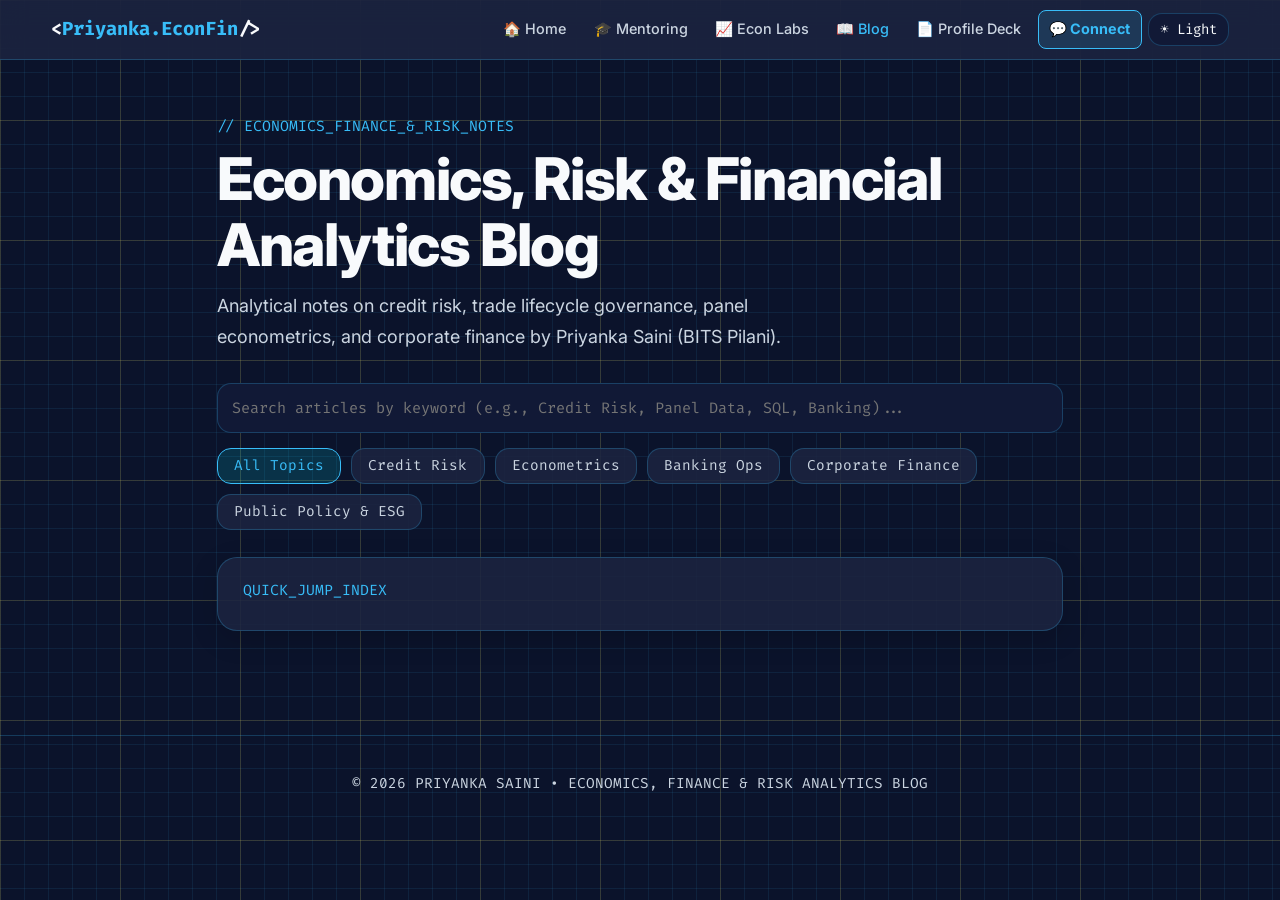
<file: blog.html>
<!DOCTYPE html>
<html lang="en">
<head>
  <meta charset="UTF-8" />
  <meta name="viewport" content="width=device-width, initial-scale=1.0" />
  <title>Economics, Credit Risk & Financial Analytics Blog | Priyanka Saini</title>
  <link rel="icon" type="image/svg+xml" href="assets/img/logo.svg" />
  <meta name="description" content="Articles and research notes on Credit Risk, Banking Operations, Applied Econometrics, Corporate Finance, and Public Policy by Priyanka Saini (BITS Pilani)." />
  <link href="https://fonts.googleapis.com/css2?family=Fira+Code:wght@400;500;600&family=Inter:wght@400;500;600;700;800&display=swap" rel="stylesheet">
  <link rel="stylesheet" href="assets/css/style.css" />
</head>
<body>
  <canvas id="neural-canvas"></canvas>
  <div id="toast"></div>

  <nav>
    <a href="index.html" class="logo">&lt;<span>Priyanka.EconFin</span>/&gt;</a>
    <button class="mobile-menu-btn" onclick="toggleMobileNav()" aria-label="Toggle Menu">☰</button>
    <div class="nav-links">
      <a href="index.html">🏠 Home</a>
      <a href="tutoring.html">🎓 Mentoring</a>
      <a href="labs.html">📈 Econ Labs</a>
      <a href="blog.html" style="color:var(--accent);">📖 Blog</a>
      <a href="capabilities.html">📄 Profile Deck</a>
      <a href="index.html#contact" class="nav-cta">💬 Connect</a>
      <button type="button" id="themeToggle" class="theme-btn" onclick="toggleTheme()">☀️ Light</button>
    </div>
  </nav>

  <main class="container" style="padding-top:3rem; padding-bottom:4rem; max-width:900px;">
    <span class="section-tag">// ECONOMICS_FINANCE_&_RISK_NOTES</span>
    <h1>Economics, Risk & Financial Analytics Blog</h1>
    <p class="hero-desc">Analytical notes on credit risk, trade lifecycle governance, panel econometrics, and corporate finance by Priyanka Saini (BITS Pilani).</p>

    <input type="text" id="blogSearch" class="pg-input" placeholder="Search articles by keyword (e.g., Credit Risk, Panel Data, SQL, Banking)..." oninput="renderBlogArchive(window.curTopic || 'all', this.value)" />

    <div class="filter-bar">
      <button class="filter-btn active" onclick="window.curTopic='all'; setActive(this); renderBlogArchive('all', document.getElementById('blogSearch').value)">All Topics</button>
      <button class="filter-btn" onclick="window.curTopic='risk'; setActive(this); renderBlogArchive('risk', document.getElementById('blogSearch').value)">Credit Risk</button>
      <button class="filter-btn" onclick="window.curTopic='econometrics'; setActive(this); renderBlogArchive('econometrics', document.getElementById('blogSearch').value)">Econometrics</button>
      <button class="filter-btn" onclick="window.curTopic='banking'; setActive(this); renderBlogArchive('banking', document.getElementById('blogSearch').value)">Banking Ops</button>
      <button class="filter-btn" onclick="window.curTopic='finance'; setActive(this); renderBlogArchive('finance', document.getElementById('blogSearch').value)">Corporate Finance</button>
      <button class="filter-btn" onclick="window.curTopic='policy'; setActive(this); renderBlogArchive('policy', document.getElementById('blogSearch').value)">Public Policy & ESG</button>
    </div>

    <div class="card" style="margin-bottom:1.75rem; padding:1.1rem 1.4rem;">
      <span class="section-tag" style="margin-bottom:0.4rem;">QUICK_JUMP_INDEX</span>
      <div id="blog-toc"></div>
    </div>

    <div id="all-blogs-list"></div>
  </main>

  <footer>© 2026 PRIYANKA SAINI • ECONOMICS, FINANCE & RISK ANALYTICS BLOG</footer>
  <div id="shapeTooltip"></div>
  <script src="assets/js/app.js"></script>
</body>
</html>
</file>
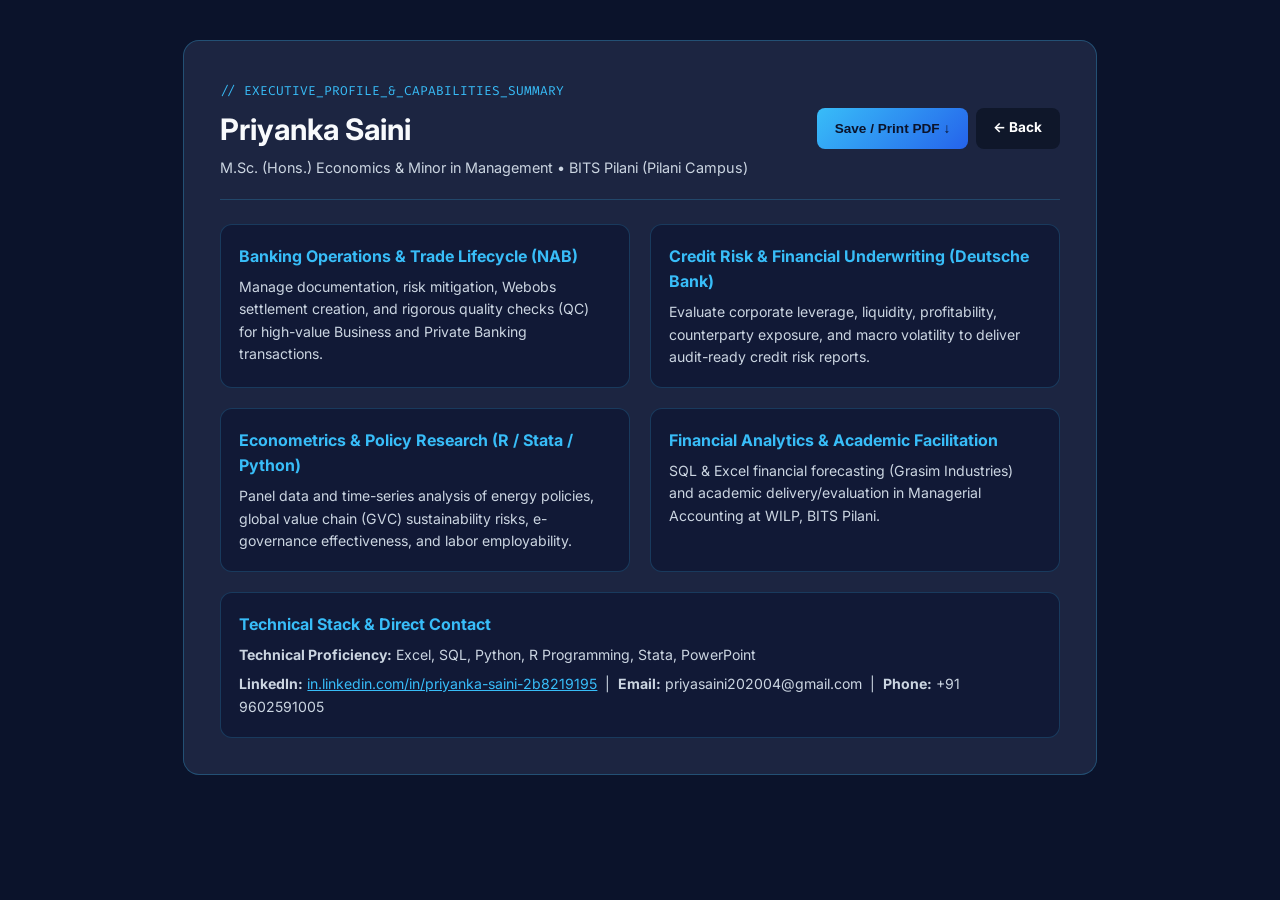
<file: capabilities.html>
<!DOCTYPE html>
<html lang="en">
<head>
  <meta charset="UTF-8" />
  <meta name="viewport" content="width=device-width, initial-scale=1.0" />
  <title>Priyanka Saini — Executive Profile & Capabilities Summary</title>
  <link rel="icon" type="image/svg+xml" href="assets/img/logo.svg" />
  <meta name="description" content="1-Page Executive Profile Summary for Priyanka Saini — M.Sc. (Hons.) Economics & Minor in Management (BITS Pilani), Advisor at National Australia Bank, WILP Learning Facilitator." />
  <link href="https://fonts.googleapis.com/css2?family=Fira+Code:wght@400;600&family=Inter:wght@400;600;700;800&display=swap" rel="stylesheet">
  <style>
    body { font-family: 'Inter', sans-serif; background: #0b132b; color: #f8fafc; padding: 2rem; line-height: 1.6; }
    .sheet { max-width: 840px; margin: 0 auto; background: #1c2541; border: 1px solid rgba(56,189,248,0.28); border-radius: 16px; padding: 2.25rem; }
    .top { display: flex; justify-content: space-between; align-items: center; flex-wrap: wrap; gap: 1rem; border-bottom: 1px solid rgba(56,189,248,0.22); padding-bottom: 1.25rem; margin-bottom: 1.5rem; }
    h1 { font-size: 1.85rem; margin: 0.2rem 0; }
    .tag { font-family: 'Fira Code', monospace; color: #38bdf8; font-size: 0.8rem; }
    .grid { display: grid; grid-template-columns: 1fr 1fr; gap: 1.25rem; margin: 1.25rem 0; }
    .box { background: #111936; border: 1px solid rgba(56,189,248,0.2); border-radius: 12px; padding: 1.15rem; }
    .box h3 { color: #38bdf8; font-size: 1rem; margin-bottom: 0.4rem; margin-top: 0; }
    .box p { color: #cbd5e1; font-size: 0.88rem; margin: 0; }
    .btn { background: linear-gradient(135deg, #38bdf8, #2563eb); color: #0b132b; border: none; padding: 0.6rem 1.1rem; border-radius: 8px; font-weight: 700; cursor: pointer; text-decoration: none; font-size: 0.85rem; }
    @media print { body { background: #fff; color: #000; padding: 0; } .sheet { background: #fff; border: none; color: #000; } .box { background: #f8fafc; border: 1px solid #cbd5e1; } .box p { color: #1e293b; } .no-print { display: none; } }
    @media (max-width: 700px) { .grid { grid-template-columns: 1fr; } }
  </style>
</head>
<body>
  <div class="sheet">
    <div class="top">
      <div>
        <span class="tag">// EXECUTIVE_PROFILE_&_CAPABILITIES_SUMMARY</span>
        <h1>Priyanka Saini</h1>
        <p style="color:#cbd5e1; font-size:0.9rem; margin:0;">M.Sc. (Hons.) Economics & Minor in Management • BITS Pilani (Pilani Campus)</p>
      </div>
      <div class="no-print" style="display:flex; gap:0.5rem;">
        <button class="btn" onclick="window.print()">Save / Print PDF ↓</button>
        <a href="index.html" class="btn" style="background:#0f172a; color:#fff;">← Back</a>
      </div>
    </div>

    <div class="grid">
      <div class="box">
        <h3>Banking Operations & Trade Lifecycle (NAB)</h3>
        <p>Manage documentation, risk mitigation, Webobs settlement creation, and rigorous quality checks (QC) for high-value Business and Private Banking transactions.</p>
      </div>
      <div class="box">
        <h3>Credit Risk & Financial Underwriting (Deutsche Bank)</h3>
        <p>Evaluate corporate leverage, liquidity, profitability, counterparty exposure, and macro volatility to deliver audit-ready credit risk reports.</p>
      </div>
      <div class="box">
        <h3>Econometrics & Policy Research (R / Stata / Python)</h3>
        <p>Panel data and time-series analysis of energy policies, global value chain (GVC) sustainability risks, e-governance effectiveness, and labor employability.</p>
      </div>
      <div class="box">
        <h3>Financial Analytics & Academic Facilitation</h3>
        <p>SQL & Excel financial forecasting (Grasim Industries) and academic delivery/evaluation in Managerial Accounting at WILP, BITS Pilani.</p>
      </div>
    </div>

    <div class="box" style="margin-top:1rem;">
      <h3>Technical Stack & Direct Contact</h3>
      <p style="margin-bottom:0.45rem;"><strong>Technical Proficiency:</strong> Excel, SQL, Python, R Programming, Stata, PowerPoint</p>
      <p>
        <strong>LinkedIn:</strong> <a href="https://in.linkedin.com/in/priyanka-saini-2b8219195" target="_blank" rel="noopener" style="color:#38bdf8;">in.linkedin.com/in/priyanka-saini-2b8219195</a> &nbsp;|&nbsp;
        <strong>Email:</strong> priyasaini202004@gmail.com &nbsp;|&nbsp;
        <strong>Phone:</strong> +91 9602591005
      </p>
    </div>
  </div>
</body>
</html>
</file>
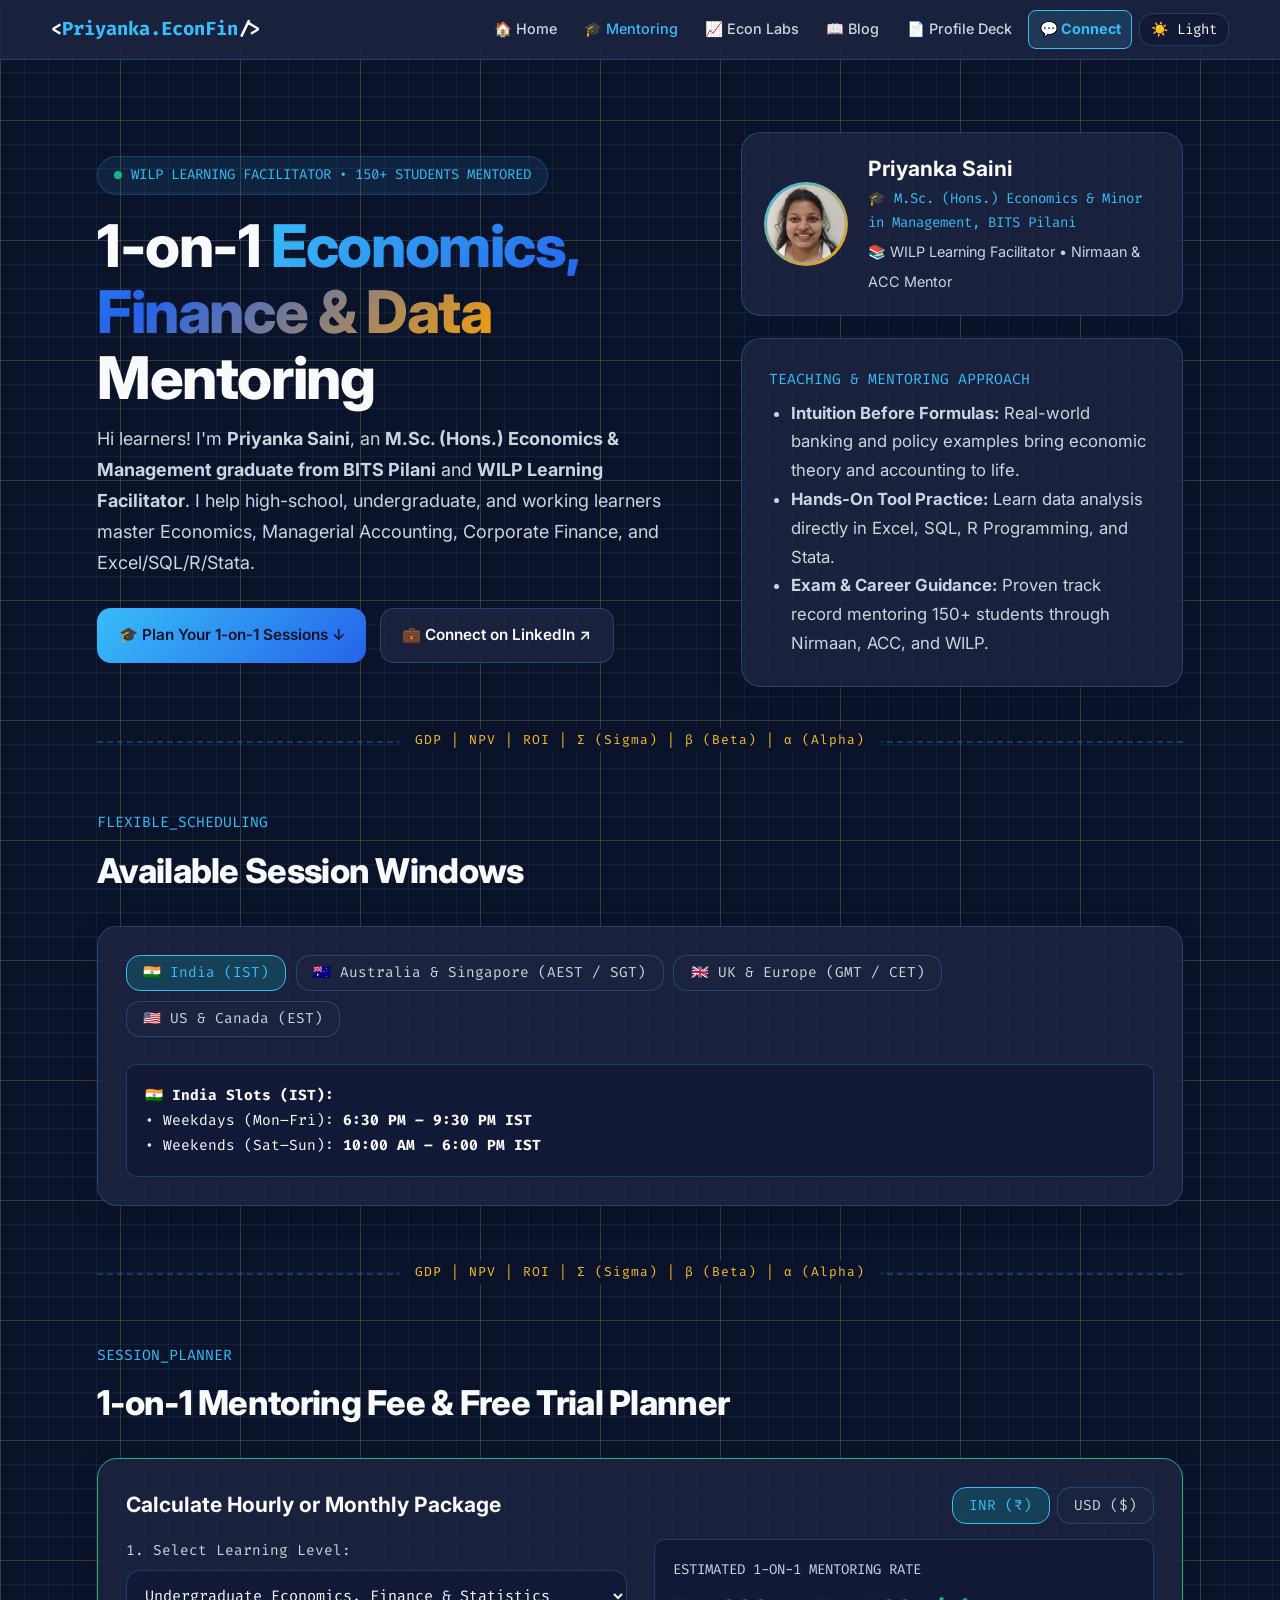
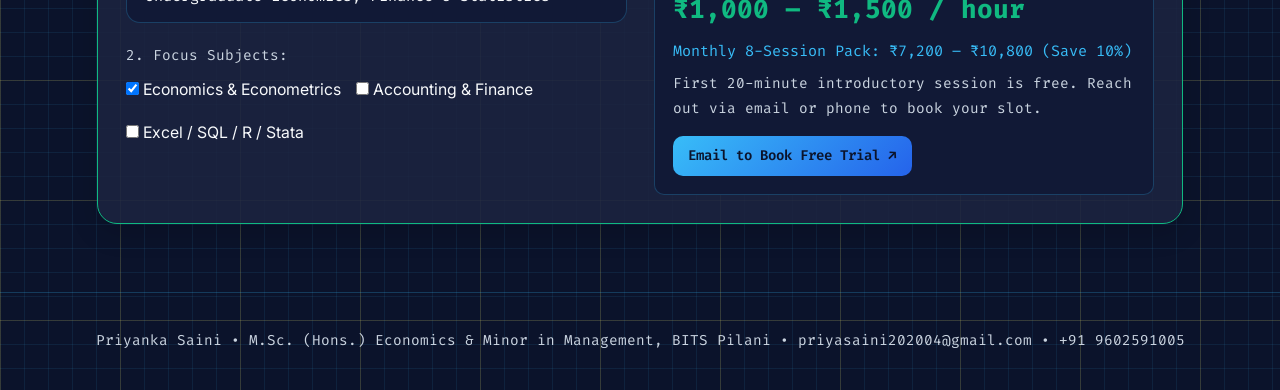
<file: tutoring.html>
<!DOCTYPE html>
<html lang="en" data-theme="dark">
<head>
  <meta charset="UTF-8" />
  <meta name="viewport" content="width=device-width, initial-scale=1.0" />
  <title>1-on-1 Economics, Accounting & Data Tools Mentoring | Priyanka Saini (BITS Pilani)</title>
  <link rel="icon" type="image/svg+xml" href="assets/img/logo.svg" />
  <link href="https://fonts.googleapis.com/css2?family=Fira+Code:wght@400;600;700&family=Inter:wght@400;600;800&display=swap" rel="stylesheet" />
  <link rel="stylesheet" href="assets/css/style.css" />
</head>
<body>
  <canvas id="neural-canvas"></canvas>
  <div id="toast"></div>

  <nav>
    <a href="index.html" class="logo">&lt;<span>Priyanka.EconFin</span>/&gt;</a>
    <button class="mobile-menu-btn" onclick="toggleMobileNav()" aria-label="Toggle Menu">☰</button>
    <div class="nav-links">
      <a href="index.html">🏠 Home</a>
      <a href="tutoring.html" style="color:var(--accent);">🎓 Mentoring</a>
      <a href="labs.html">📈 Econ Labs</a>
      <a href="blog.html">📖 Blog</a>
      <a href="capabilities.html">📄 Profile Deck</a>
      <a href="index.html#contact" class="nav-cta">💬 Connect</a>
      <button type="button" id="themeToggle" class="theme-btn" onclick="toggleTheme()">☀️ Light</button>
    </div>
  </nav>

  <div class="container">
    <header>
      <div>
        <div class="status-pill"><span class="pulse-dot"></span><span>WILP LEARNING FACILITATOR • 150+ STUDENTS MENTORED</span></div>
        <h1>1-on-1 <span class="gradient-text">Economics, Finance & Data</span> Mentoring</h1>
        <p class="hero-desc">
          Hi learners! I'm <strong>Priyanka Saini</strong>, an <strong>M.Sc. (Hons.) Economics & Management graduate from BITS Pilani</strong> and <strong>WILP Learning Facilitator</strong>. I help high-school, undergraduate, and working learners master Economics, Managerial Accounting, Corporate Finance, and Excel/SQL/R/Stata.
        </p>
        <div class="cta-group">
          <a href="#fee-planner" class="btn btn-primary">🎓 Plan Your 1-on-1 Sessions ↓</a>
          <a href="https://in.linkedin.com/in/priyanka-saini-2b8219195" target="_blank" rel="noopener" class="btn btn-glass">💼 Connect on LinkedIn ↗</a>
        </div>
      </div>

      <div class="hero-right">
        <div class="profile-showcase">
          <div class="avatar-ring"><img src="IMG_Priyanka_Saini.jpg" alt="Priyanka Saini — Economics & Finance Mentor" /></div>
          <div>
            <h3>Priyanka Saini</h3>
            <span class="uni-badge">🎓 M.Sc. (Hons.) Economics & Minor in Management, BITS Pilani</span>
            <span class="loc-text">📚 WILP Learning Facilitator • Nirmaan & ACC Mentor</span>
          </div>
        </div>
        <div class="card">
          <span class="section-tag">TEACHING & MENTORING APPROACH</span>
          <ul class="item-list" style="margin-top:0.35rem;">
            <li><strong>Intuition Before Formulas:</strong> Real-world banking and policy examples bring economic theory and accounting to life.</li>
            <li><strong>Hands-On Tool Practice:</strong> Learn data analysis directly in Excel, SQL, R Programming, and Stata.</li>
            <li><strong>Exam & Career Guidance:</strong> Proven track record mentoring 150+ students through Nirmaan, ACC, and WILP.</li>
          </ul>
        </div>
      </div>
    </header>

    <section id="timezones">
      <span class="section-tag">FLEXIBLE_SCHEDULING</span>
      <h2>Available Session Windows</h2>
      <div class="card">
        <div class="filter-bar">
          <button type="button" class="filter-btn active" onclick="showTutorTimezone('in', this)">🇮🇳 India (IST)</button>
          <button type="button" class="filter-btn" onclick="showTutorTimezone('apac', this)">🇦🇺 Australia & Singapore (AEST / SGT)</button>
          <button type="button" class="filter-btn" onclick="showTutorTimezone('uk', this)">🇬🇧 UK & Europe (GMT / CET)</button>
          <button type="button" class="filter-btn" onclick="showTutorTimezone('us', this)">🇺🇸 US & Canada (EST)</button>
        </div>
        <div id="tzDisplay" class="trace-box" style="margin:0;">
          <strong>🇮🇳 India Slots (IST):</strong><br/>
          • Weekdays (Mon–Fri): <strong>6:30 PM – 9:30 PM IST</strong><br/>
          • Weekends (Sat–Sun): <strong>10:00 AM – 6:00 PM IST</strong>
        </div>
      </div>
    </section>

    <section id="fee-planner">
      <span class="section-tag">SESSION_PLANNER</span>
      <h2>1-on-1 Mentoring Fee & Free Trial Planner</h2>
      <div class="card" style="border-color:var(--accent-green);">
        <div style="display:flex; justify-content:space-between; align-items:center; flex-wrap:wrap; gap:0.75rem; margin-bottom:0.85rem;">
          <h3 style="margin:0;">Calculate Hourly or Monthly Package</h3>
          <div style="display:flex; gap:0.4rem;">
            <button type="button" class="filter-btn active" id="tutInrBtn" onclick="setTutorCurrency('INR')">INR (₹)</button>
            <button type="button" class="filter-btn" id="tutUsdBtn" onclick="setTutorCurrency('USD')">USD ($)</button>
          </div>
        </div>

        <div class="grid-2" style="align-items:start;">
          <div>
            <label style="display:block; font-family:'Fira Code',monospace; font-size:0.8rem; color:var(--muted); margin-bottom:0.35rem;">1. Select Learning Level:</label>
            <select id="tutGrade" class="pg-input" onchange="updateTutorEstimate()">
              <option value="school">Senior Secondary Economics & Commerce (Classes 11–12)</option>
              <option value="ug" selected>Undergraduate Economics, Finance & Statistics</option>
              <option value="wilp">Managerial Accounting, Corporate Finance & Econometrics</option>
              <option value="tools">Applied Excel, SQL, R Programming & Stata Workshop</option>
            </select>
            <label style="display:block; font-family:'Fira Code',monospace; font-size:0.8rem; color:var(--muted); margin:0.4rem 0;">2. Focus Subjects:</label>
            <div style="display:flex; flex-wrap:wrap; gap:0.85rem; font-size:0.88rem; color:var(--text);">
              <label style="cursor:pointer;"><input type="checkbox" id="subMath" checked onchange="updateTutorEstimate()" /> Economics & Econometrics</label>
              <label style="cursor:pointer;"><input type="checkbox" id="subSci" onchange="updateTutorEstimate()" /> Accounting & Finance</label>
              <label style="cursor:pointer;"><input type="checkbox" id="subEng" onchange="updateTutorEstimate()" /> Excel / SQL / R / Stata</label>
            </div>
          </div>

          <div class="trace-box" style="margin:0;">
            <div style="color:var(--muted); font-size:0.78rem;">ESTIMATED 1-ON-1 MENTORING RATE</div>
            <div id="tutRateDisplay" style="font-size:1.45rem; font-weight:800; color:var(--accent-green); margin:0.3rem 0;">₹1,000 – ₹1,500 / hour</div>
            <div id="tutPackDisplay" style="font-size:0.84rem; color:var(--accent); margin-bottom:0.45rem;">Monthly 8-Session Pack: ₹7,200 – ₹10,800 (Save 10%)</div>
            <div style="font-size:0.8rem; color:var(--muted); margin-bottom:0.8rem;">First 20-minute introductory session is free. Reach out via email or phone to book your slot.</div>
            <a href="mailto:priyasaini202004@gmail.com?subject=Free%2020-Min%20Mentoring%20Trial%20Session" class="btn btn-primary btn-sm">Email to Book Free Trial ↗</a>
          </div>
        </div>
      </div>
    </section>
  </div>

  <footer>
    <div>Priyanka Saini • M.Sc. (Hons.) Economics & Minor in Management, BITS Pilani • priyasaini202004@gmail.com • +91 9602591005</div>
  </footer>
  <div id="shapeTooltip"></div>
  <script src="assets/js/app.js"></script>
</body>
</html>
</file>
<file: assets/css/style.css>
:root {
  --bg: #0b132b;
  --surface: rgba(28, 37, 65, 0.86);
  --surface-solid: #1c2541;
  --code-bg: #111936;
  --text: #f8fafc;
  --muted: #cbd5e1;
  --accent: #38bdf8;
  --accent-2: #2563eb;
  --accent-purple: #f59e0b;
  --accent-green: #10b981;
  --border: rgba(56, 189, 248, 0.24);
  --grid-minor: rgba(56, 189, 248, 0.09);
  --grid-major: rgba(251, 191, 36, 0.16);
  --math-gold: #fbbf24;
}

[data-theme="light"] {
  --bg: #faf8f2;
  --surface: rgba(255, 255, 255, 0.94);
  --surface-solid: #ffffff;
  --code-bg: #f1efe7;
  --text: #1e293b;
  --muted: #475569;
  --accent: #1d4ed8;
  --accent-2: #2563eb;
  --accent-purple: #d97706;
  --accent-green: #059669;
  --border: rgba(29, 78, 216, 0.18);
  --grid-minor: rgba(29, 78, 216, 0.08);
  --grid-major: rgba(217, 119, 6, 0.15);
  --math-gold: #b45309;
}

* { box-sizing: border-box; margin: 0; padding: 0; }
html { scroll-behavior: smooth; font-size: 18px; }

body {
  font-family: 'Inter', -apple-system, BlinkMacSystemFont, sans-serif;
  font-size: 1rem;
  line-height: 1.72;
  background-color: var(--bg);
  background-image:
    linear-gradient(to right, var(--grid-major) 1px, transparent 1px),
    linear-gradient(to bottom, var(--grid-major) 1px, transparent 1px),
    linear-gradient(to right, var(--grid-minor) 1px, transparent 1px),
    linear-gradient(to bottom, var(--grid-minor) 1px, transparent 1px);
  background-size: 120px 120px, 120px 120px, 24px 24px, 24px 24px;
  color: var(--text);
  overflow-x: hidden;
  transition: background-color 0.3s ease, color 0.3s ease;
}

#neural-canvas {
  position: fixed;
  inset: 0;
  width: 100%;
  height: 100%;
  z-index: -1;
  pointer-events: none;
}

#scroll-progress {
  position: fixed;
  top: 0; left: 0; height: 3px; width: 0%;
  background: linear-gradient(90deg, var(--accent), var(--accent-purple));
  z-index: 1000;
}

#toast {
  position: fixed;
  bottom: 24px; right: 24px;
  background: var(--surface-solid);
  border: 1px solid var(--accent);
  color: var(--text);
  font-family: 'Fira Code', monospace;
  font-size: 0.84rem;
  padding: 0.85rem 1.2rem;
  border-radius: 10px;
  box-shadow: 0 10px 30px rgba(0, 0, 0, 0.35);
  transform: translateY(110px);
  opacity: 0;
  transition: all 0.3s ease;
  z-index: 2000;
}
#toast.show { transform: translateY(0); opacity: 1; }

nav {
  position: sticky;
  top: 0;
  z-index: 100;
  background: var(--surface);
  backdrop-filter: blur(14px);
  border-bottom: 1px solid var(--border);
  min-height: 60px;
  padding: 0.55rem 4%;
  display: flex;
  justify-content: space-between;
  align-items: center;
  gap: 1rem;
}
.logo {
  font-family: 'Fira Code', monospace;
  font-weight: 700;
  font-size: 1.05rem;
  color: var(--text);
  text-decoration: none;
  white-space: nowrap;
}
.logo span { color: var(--accent); }
.nav-links { display: flex; gap: 0.35rem; align-items: center; flex-wrap: nowrap; }
.nav-links a {
  display: inline-flex;
  align-items: center;
  gap: 0.3rem;
  color: var(--muted);
  text-decoration: none;
  font-size: 0.8rem;
  font-weight: 500;
  padding: 0.32rem 0.58rem;
  border-radius: 8px;
  transition: color 0.2s, background 0.2s;
  white-space: nowrap;
}
.nav-links a:hover { color: var(--accent); background: rgba(56, 189, 248, 0.12); }
.nav-links a.nav-cta {
  background: rgba(56, 189, 248, 0.14);
  border: 1px solid var(--accent);
  color: var(--accent);
  font-weight: 700;
}
.theme-btn {
  background: var(--code-bg);
  border: 1px solid var(--border);
  color: var(--text);
  font-family: 'Fira Code', monospace;
  font-size: 0.78rem;
  padding: 0.32rem 0.62rem;
  border-radius: 14px;
  cursor: pointer;
  white-space: nowrap;
}

.container { max-width: 1140px; margin: 0 auto; padding: 0 1.5rem; }

header {
  padding: 4rem 0 3rem;
  display: grid;
  grid-template-columns: 1.15fr 0.85fr;
  gap: 2.5rem;
  align-items: center;
}
.status-pill {
  display: inline-flex;
  align-items: center;
  gap: 0.5rem;
  background: rgba(56, 189, 248, 0.09);
  border: 1px solid var(--border);
  color: var(--accent);
  padding: 0.35rem 0.9rem;
  border-radius: 999px;
  font-size: 0.78rem;
  font-family: 'Fira Code', monospace;
  margin-bottom: 1rem;
}
.pulse-dot {
  width: 8px; height: 8px;
  background: var(--accent-green);
  border-radius: 50%;
}
h1 {
  font-size: clamp(2.2rem, 4.6vw, 3.5rem);
  font-weight: 800;
  line-height: 1.12;
  letter-spacing: -1.4px;
  margin-bottom: 0.75rem;
}
.gradient-text {
  background: linear-gradient(135deg, var(--accent) 0%, var(--accent-2) 50%, var(--accent-purple) 100%);
  -webkit-background-clip: text;
  -webkit-text-fill-color: transparent;
}
.typing-wrapper {
  font-family: 'Fira Code', monospace;
  font-size: 1.02rem;
  color: var(--accent);
  min-height: 1.65rem;
  margin-bottom: 1rem;
}
.hero-desc { color: var(--muted); font-size: 1rem; margin-bottom: 1.65rem; max-width: 580px; }
.cta-group { display: flex; flex-wrap: wrap; gap: 0.75rem; }

.btn {
  display: inline-flex;
  align-items: center;
  gap: 0.45rem;
  padding: 0.72rem 1.2rem;
  border-radius: 14px;
  font-weight: 600;
  font-size: 0.85rem;
  text-decoration: none;
  transition: all 0.2s ease;
  cursor: pointer;
}
.btn-primary {
  background: linear-gradient(135deg, var(--accent), var(--accent-2));
  color: #0b132b;
  border: none;
}
.btn-primary:hover { transform: translateY(-2px); }
.btn-purple {
  background: linear-gradient(135deg, #f59e0b, #d97706);
  color: #ffffff;
  border: none;
}
.btn-glass {
  background: var(--surface);
  border: 1px solid var(--border);
  color: var(--text);
}
.btn-glass:hover { border-color: var(--accent); transform: translateY(-2px); }
.btn-sm { padding: 0.46rem 0.88rem; font-size: 0.78rem; border-radius: 10px; font-family: 'Fira Code', monospace; }

.hero-right { display: flex; flex-direction: column; gap: 1.2rem; }
.profile-showcase {
  display: flex;
  align-items: center;
  gap: 1.1rem;
  background: var(--surface);
  border: 1px solid var(--border);
  border-radius: 20px;
  padding: 1rem 1.25rem;
}
.avatar-ring {
  width: 84px; height: 84px;
  border-radius: 50%;
  padding: 3px;
  background: linear-gradient(135deg, var(--accent), var(--accent-purple));
  flex-shrink: 0;
}
.avatar-ring img {
  width: 100%; height: 100%;
  object-fit: cover;
  object-position: top center;
  border-radius: 50%;
  display: block;
}
.uni-badge { font-family: 'Fira Code', monospace; font-size: 0.78rem; color: var(--accent); display: block; }
.loc-text { font-size: 0.8rem; color: var(--muted); }

.terminal {
  background: var(--code-bg);
  border: 1px solid var(--border);
  border-radius: 20px;
  overflow: hidden;
  font-family: 'Fira Code', monospace;
  font-size: 0.81rem;
}
.terminal-header {
  background: var(--surface);
  padding: 0.55rem 1rem;
  display: flex;
  justify-content: space-between;
  border-bottom: 1px solid var(--border);
}
.dots { display: flex; gap: 6px; align-items: center; }
.dot { width: 10px; height: 10px; border-radius: 50%; }
.dot.red { background: #ef4444; }
.dot.yellow { background: #f59e0b; }
.dot.green { background: #10b981; }
.terminal-body { padding: 1.05rem; min-height: 155px; color: var(--text); }
.cmd-output { color: var(--muted); margin: 0.45rem 0 0.75rem; padding-left: 0.75rem; border-left: 2px solid var(--accent); }
.terminal-actions {
  display: flex; flex-wrap: wrap; gap: 0.45rem;
  padding: 0.65rem 1rem;
  background: var(--surface);
  border-top: 1px solid var(--border);
}
.term-chip {
  background: rgba(56, 189, 248, 0.1);
  border: 1px solid var(--border);
  color: var(--accent);
  font-family: 'Fira Code', monospace;
  font-size: 0.74rem;
  padding: 0.25rem 0.55rem;
  border-radius: 6px;
  cursor: pointer;
}

section {
  position: relative;
  padding: 3.75rem 0;
  border-top: 2px dashed var(--border);
}
section::before {
  content: "GDP  |  NPV  |  ROI  |  Σ (Sigma)  |  β (Beta)  |  α (Alpha)";
  position: absolute;
  top: -0.78rem;
  left: 50%;
  transform: translateX(-50%);
  background: var(--bg);
  padding: 0 0.85rem;
  font-family: 'Fira Code', monospace;
  font-size: 0.72rem;
  color: var(--math-gold);
  letter-spacing: 1px;
  white-space: nowrap;
}

.section-tag { font-family: 'Fira Code', monospace; color: var(--accent); font-size: 0.82rem; display: block; margin-bottom: 0.35rem; }
h2 { font-size: 1.9rem; font-weight: 800; letter-spacing: -0.7px; margin-bottom: 1.4rem; }

.card {
  background: var(--surface);
  border: 1.5px solid var(--border);
  border-radius: 20px;
  padding: 1.55rem;
  box-shadow: 0 8px 28px rgba(0, 0, 0, 0.16);
  transition: transform 0.2s, border-color 0.25s;
}
.card:hover { border-color: var(--accent); }

.metrics-grid { display: grid; grid-template-columns: repeat(auto-fit, minmax(200px, 1fr)); gap: 1.2rem; margin: 1rem 0 2rem; }
.metric-card { text-align: center; }
.metric-num {
  font-size: 1.9rem; font-weight: 800; font-family: 'Fira Code', monospace;
  background: linear-gradient(135deg, var(--accent), var(--accent-purple));
  -webkit-background-clip: text; -webkit-text-fill-color: transparent;
}
.metric-label { color: var(--muted); font-size: 0.85rem; }

.grid-3 { display: grid; grid-template-columns: repeat(auto-fit, minmax(min(100%, 305px), 1fr)); gap: 1.5rem; }
.grid-2 { display: grid; grid-template-columns: repeat(auto-fit, minmax(min(100%, 340px), 1fr)); gap: 1.5rem; }

.filter-bar { display: flex; flex-wrap: wrap; gap: 0.55rem; margin-bottom: 1.5rem; }
.filter-btn {
  background: var(--surface);
  border: 1px solid var(--border);
  color: var(--muted);
  font-family: 'Fira Code', monospace;
  font-size: 0.8rem;
  padding: 0.42rem 0.9rem;
  border-radius: 14px;
  cursor: pointer;
}
.filter-btn.active, .filter-btn:hover { background: rgba(0, 242, 254, 0.14); border-color: var(--accent); color: var(--accent); }

.tags { display: flex; flex-wrap: wrap; gap: 0.45rem; margin-top: 0.75rem; }
.tag {
  background: rgba(56, 189, 248, 0.08);
  border: 1px solid var(--border);
  color: var(--text);
  padding: 0.28rem 0.62rem;
  border-radius: 7px;
  font-size: 0.79rem;
  font-family: 'Fira Code', monospace;
}

.trace-box {
  background: var(--code-bg);
  border: 1px solid var(--border);
  border-radius: 10px;
  padding: 1rem;
  font-family: 'Fira Code', monospace;
  font-size: 0.81rem;
  margin: 0.75rem 0;
}
.verdict-box {
  margin-top: 0.9rem;
  padding: 0.95rem;
  border-radius: 10px;
  background: rgba(16, 185, 129, 0.1);
  border-left: 3px solid var(--accent-green);
  font-size: 0.9rem;
  display: none;
}
.verdict-box.show { display: block; }

canvas.math-canvas {
  width: 100%;
  height: 230px;
  background: var(--code-bg);
  border: 1px solid var(--border);
  border-radius: 10px;
  display: block;
  margin: 0.75rem 0;
}

.timeline {
  padding-left: 1.8rem;
  border-left: 2px solid var(--border);
  display: flex;
  flex-direction: column;
  gap: 1.4rem;
}
.item-header { display: flex; justify-content: space-between; flex-wrap: wrap; gap: 0.5rem; margin-bottom: 0.4rem; }
.item-title { font-weight: 700; font-size: 1.08rem; }
.item-company { color: var(--accent); font-weight: 600; }
.item-date { font-family: 'Fira Code', monospace; font-size: 0.78rem; color: var(--muted); }
.item-list { padding-left: 1.2rem; color: var(--muted); font-size: 0.93rem; margin-top: 0.5rem; }

.modal-backdrop {
  position: fixed; inset: 0;
  background: rgba(5, 8, 17, 0.85);
  backdrop-filter: blur(8px);
  display: none;
  align-items: center;
  justify-content: center;
  z-index: 1500;
  padding: 1.25rem;
}
.modal-backdrop.open { display: flex; }
.modal-box {
  background: var(--surface-solid);
  border: 1px solid var(--accent);
  border-radius: 20px;
  max-width: 720px;
  max-height: 88vh;
  overflow-y: auto;
  width: 100%;
  padding: 2rem;
  position: relative;
}
.modal-close {
  position: absolute; top: 1.1rem; right: 1.1rem;
  background: rgba(239, 68, 68, 0.14);
  border: 1px solid rgba(239, 68, 68, 0.5);
  color: #ef4444;
  font-weight: 700;
  width: 32px; height: 32px; border-radius: 14px; cursor: pointer;
}

.pg-input, .pg-textarea {
  width: 100%;
  background: var(--code-bg);
  border: 1px solid var(--border);
  border-radius: 14px;
  color: var(--text);
  font-family: 'Fira Code', monospace;
  font-size: 0.84rem;
  padding: 0.8rem;
  margin-bottom: 0.8rem;
}

footer {
  text-align: center;
  padding: 2rem 0;
  border-top: 1px solid var(--border);
  color: var(--muted);
  font-family: 'Fira Code', monospace;
  font-size: 0.8rem;
}

.mobile-menu-btn { display: none; background: var(--code-bg); border: 1px solid var(--border); color: var(--text); font-family: 'Fira Code', monospace; font-size: 0.95rem; padding: 0.35rem 0.65rem; border-radius: 14px; cursor: pointer; }

#shapeTooltip {
  position: fixed;
  pointer-events: none;
  background: var(--surface-solid);
  border: 2px solid var(--math-gold);
  color: var(--text);
  font-family: 'Fira Code', monospace;
  font-size: 0.78rem;
  padding: 0.45rem 0.75rem;
  border-radius: 12px;
  box-shadow: 0 8px 24px rgba(0,0,0,0.25);
  z-index: 1800;
  display: none;
}

@media (max-width: 1024px) {
  header { grid-template-columns: 1fr; }
  .mobile-menu-btn { display: inline-flex !important; align-items: center !important; }
  .nav-links { display: none !important; }
  .nav-links.mobile-open {
    display: flex !important;
    flex-direction: column !important;
    align-items: flex-start !important;
    position: absolute !important;
    top: 100% !important;
    left: 0 !important;
    right: 0 !important;
    background: var(--surface-solid) !important;
    border-bottom: 1px solid var(--border) !important;
    padding: 0.9rem 5% !important;
    gap: 0.5rem !important;
    z-index: 200;
  }
}
@media (max-width: 600px) {
  .container { padding: 0 1rem; }
  .card { padding: 1.2rem; }
  .profile-showcase { flex-direction: column; text-align: center; }
}
</file>
